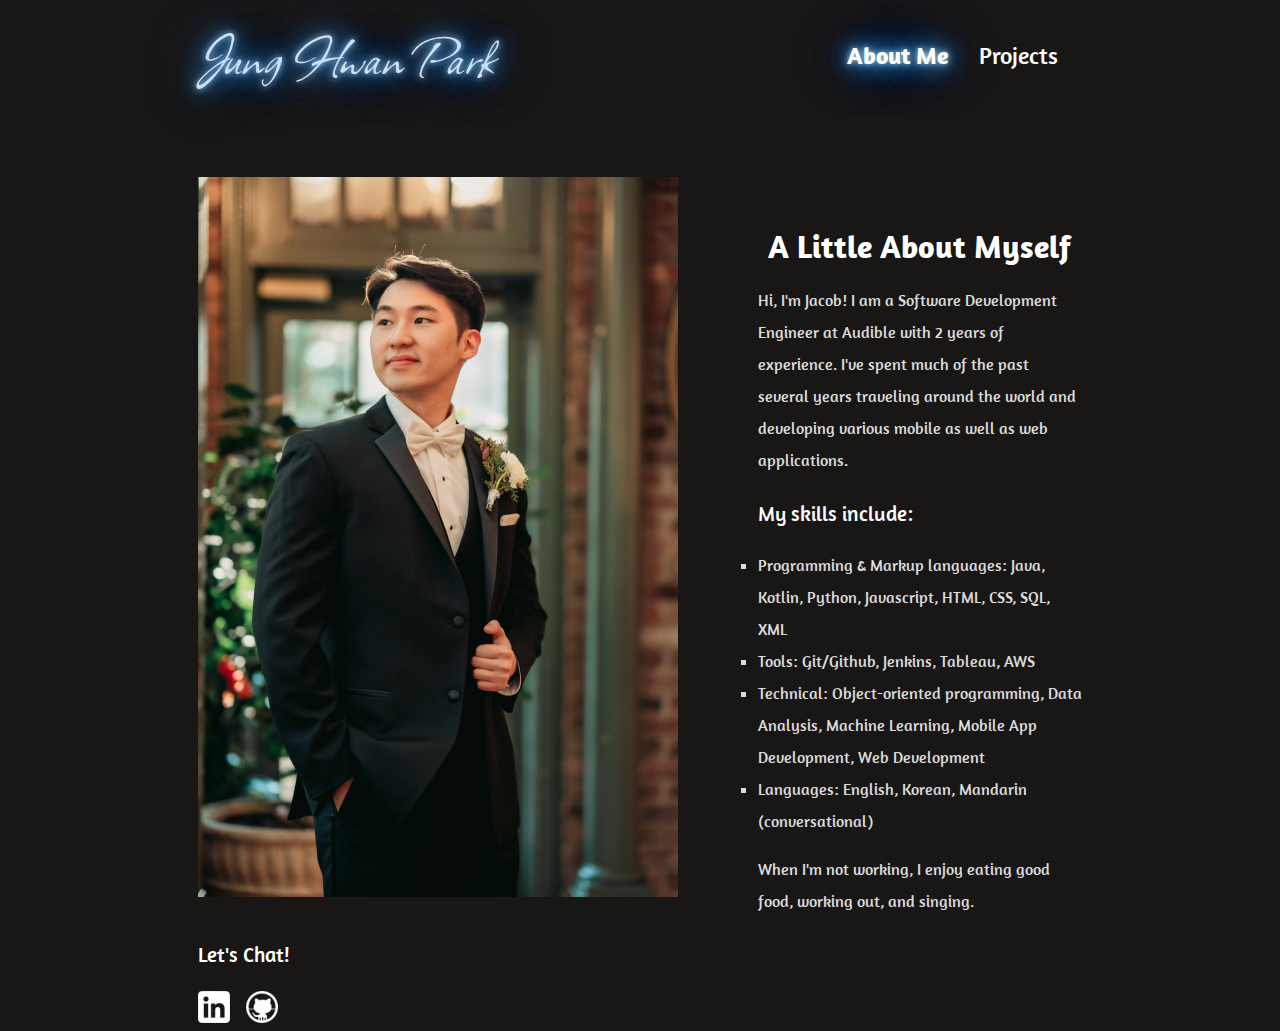
<file: index.html>
<!DOCTYPE html>
<html lang="en">
<head>
  <meta charset="UTF-8">
  <meta http-equiv="X-UA-Compatible" content="IE=edge">
  <meta name="viewport" content="width=device-width, initial-scale=1.0">
  <title>Biography</title>
  <link href="https://cdn.jsdelivr.net/npm/bootstrap@5.3.0-alpha1/dist/css/bootstrap.min.css" rel="stylesheet" integrity="sha384-GLhlTQ8iRABdZLl6O3oVMWSktQOp6b7In1Zl3/Jr59b6EGGoI1aFkw7cmDA6j6gD" crossorigin="anonymous">
  <link href="styles.css" rel="stylesheet">
</head>

<body>
  <div id="container">
    <header>
      <nav>
        <a class="name">Jung Hwan Park</a>
        <ul class="nav-items">
          <li class="nav-item active"><a class="nav-link" href="index.html">About Me</a></li>
          <li class="nav-item"><a class="nav-link" href="projects.html">Projects</a></li>
        </ul>
      </nav>
    </header>

    <main>
      <img class="profile-pic" src="images/mypic.jpg" width="480" height="720">

      <div class="intro">
        <h1 class="intro-header">A Little About Myself</h1>
        <p class="intro-body">
          Hi, I'm Jacob! I am a Software Development Engineer at Audible with 2 years of experience.
          I've spent much of the past several years traveling around the world and developing various mobile as well as web applications.
        </p>

        <p class="intro-sub-header">My skills include:</p>
        <ul class="intro-body">
          <li>Programming & Markup languages: Java, Kotlin, Python, Javascript, HTML, CSS, SQL, XML</li>
          <li>Tools: Git/Github, Jenkins, Tableau, AWS</li>
          <li>Technical: Object-oriented programming, Data Analysis, Machine Learning, Mobile App Development, Web Development</li>
          <li>Languages: English, Korean, Mandarin (conversational)</li>
        </ul>

        <p class="intro-body">When I'm not working, I enjoy eating good food, working out, and singing.</p>

        <p class="intro-sub-header">Let's Chat!</p>

        <a href="https://www.linkedin.com/in/parkjh96/"><img src="images/linkedin.png" width="32" height="32" alt="linkedin icon" class="icon"></a>
        <a href="https://github.com/jhpark904"><img src="images/github.png" width="32" height="32" alt="github icon" class="icon"></a>
      </div>

    </main>

  </div>  
</body>

</html>
</file>
<file: styles.css>
@import url('https://fonts.googleapis.com/css2?family=Allison&family=Amaranth:ital@0;1&display=swap');

:root {
  --neon-border-color: #08f;
  --primary-fill: #fff;
  --secondary-fill: #dcdcdc;
  --bg-primary: #181716;
  --bg-secondary: #2a2727;

  --shadow-light-blue:
    0 0 6px rgba(202,228,225,0.92),
    0 0 30px rgba(202,228,225,0.34),
    0 0 12px rgba(30,132,242,0.52),
    0 0 21px rgba(30,132,242,0.92),
    0 0 34px rgba(30,132,242,0.78),
    0 0 54px rgba(30,132,242,0.92);

  --shadow-light-red:
    0 0 5px #ffa500,
    0 0 15px #ffa500, 
    0 0 20px #ffa500, 
    0 0 40px #ffa500, 
    0 0 60px #ff0000, 
    0 0 10px #ff8d00, 
    0 0 98px #ff0000;

}

body {
  background-color: var(--bg-primary);
  font-family: 'Amaranth', sans-serif;
}

#container {
  width: 70%;
  margin: auto;
}

ul.nav-items {
  list-style-type: None;
  display: inline;
  float: right;
  font-size: 1.5em;
}

header {
  margin-top: 1em;
  margin-bottom: 5em;
}

.name {
  font-size: 4em;
  color: #c6e2ff;
  text-shadow: var(--shadow-light-blue);
  font-family: "Allison", sans-serif;
}

li.nav-item {
  display: inline;
  margin-right: 1em;
}

a {
  text-decoration: none;
}

a.nav-link {
  display: inline;
  color: var(--primary-fill)
}

a.nav-link:hover {
  color: #c6e2ff;
  text-shadow: var(--shadow-light-blue);
}

.active {
  color: #c6e2ff;
  font-weight: bold;
  text-shadow: var(--shadow-light-blue)
}

.intro {
  display: inline;
  margin: 5em;
  line-height: 2em;
}

li {
  list-style: square;
}

img {
  float: left;
  margin-right: 5em;
}

.card-img-top {
  padding-top: 1em;
  padding-left: 1em;
  padding-right: 1em;
  height: 70%;
}

.card-container {
  display: grid;
  grid-template-columns: repeat(3, 1fr);
  align-content: center;
  column-gap: 1em;
  row-gap: 1em;
  margin-bottom: 2em;
}

.card {
  background: var(--bg-secondary);
}

.card-title {
  color: var(--primary-fill);
}

.card-text {
  color: var(--secondary-fill);
}

.btn-primary {
  color: var(--primary-fill);
  border: 0.2rem solid #c6e2ff;
  background-color: var(--bg-secondary);

  box-shadow:
    0 0 .5rem #fff,
    inset 0 0 .5rem #fff,
    0 0 2rem var(--neon-border-color),
    inset 0 0 2rem var(--neon-border-color),
    0 0 4rem var(--neon-border-color),
    inset 0 0 4rem var(--neon-border-color); 
}

.btn-primary:hover {
  text-shadow: var(--shadow-light-red);

  border: 0.2rem solid #c6e2ff;

  box-shadow:
    0 0 .5rem #fff,
    inset 0 0 .5rem #fff,
    0 0 2rem var(--neon-border-color),
    inset 0 0 2rem var(--neon-border-color),
    0 0 4rem var(--neon-border-color),
    inset 0 0 4rem var(--neon-border-color); 

  color: #fff6a9;
  background-color: var(--bg-secondary);
}

.intro-header {
  text-align: center;
  color: var(--primary-fill);
}

.intro-body {
  color: var(--secondary-fill);
}

.intro-sub-header {
  color: var(--primary-fill);
  font-size: 1.3em;
}

.project {
  font-family: sans-serif;
  display: flex;
  justify-content: center;
  align-items: center;  
  margin-bottom: 3em;
}

.project-header {
  font-size: 3em;
  font-weight: 200;
  font-style: italic;
  color: #fff6a9;
  padding: 2rem 3rem 2rem;
  border: 0.2rem solid #c6e2ff;
  border-radius: 2rem;
  text-transform: uppercase;
  animation: flicker 1.5s infinite alternate;     
}

.icon {
  margin-right: 1em;
}

.icon:hover {
  opacity: 70%;
}

/* Animate neon flicker */
@keyframes flicker {
    
  0%, 19%, 21%, 23%, 25%, 54%, 56%, 100% {
    
    text-shadow: var(--shadow-light-red);
    
    box-shadow:
        0 0 .5rem #fff,
        inset 0 0 .5rem #fff,
        0 0 2rem var(--neon-border-color),
        inset 0 0 2rem var(--neon-border-color),
        0 0 4rem var(--neon-border-color),
        inset 0 0 4rem var(--neon-border-color);        
  }
  
  20%, 24%, 55% {        
      text-shadow: none;
      box-shadow: none;
  }    
}
</file>
